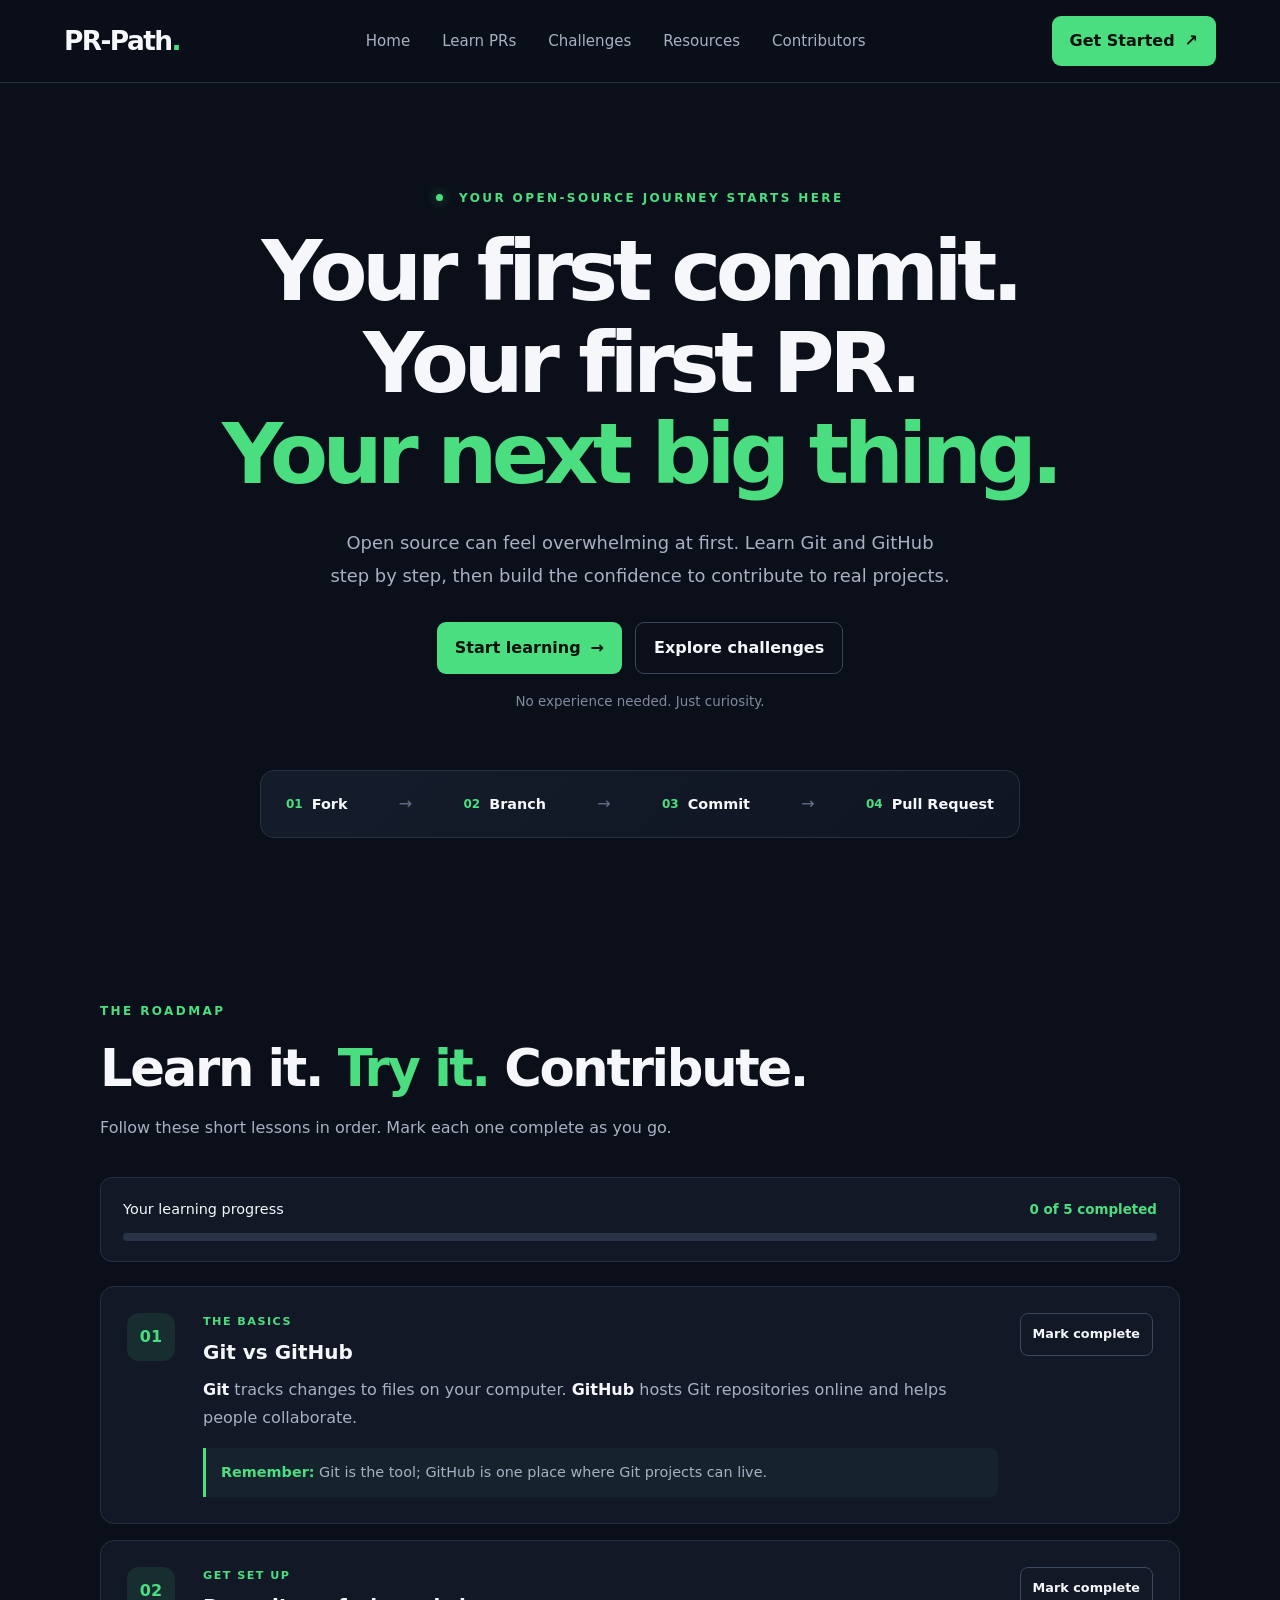
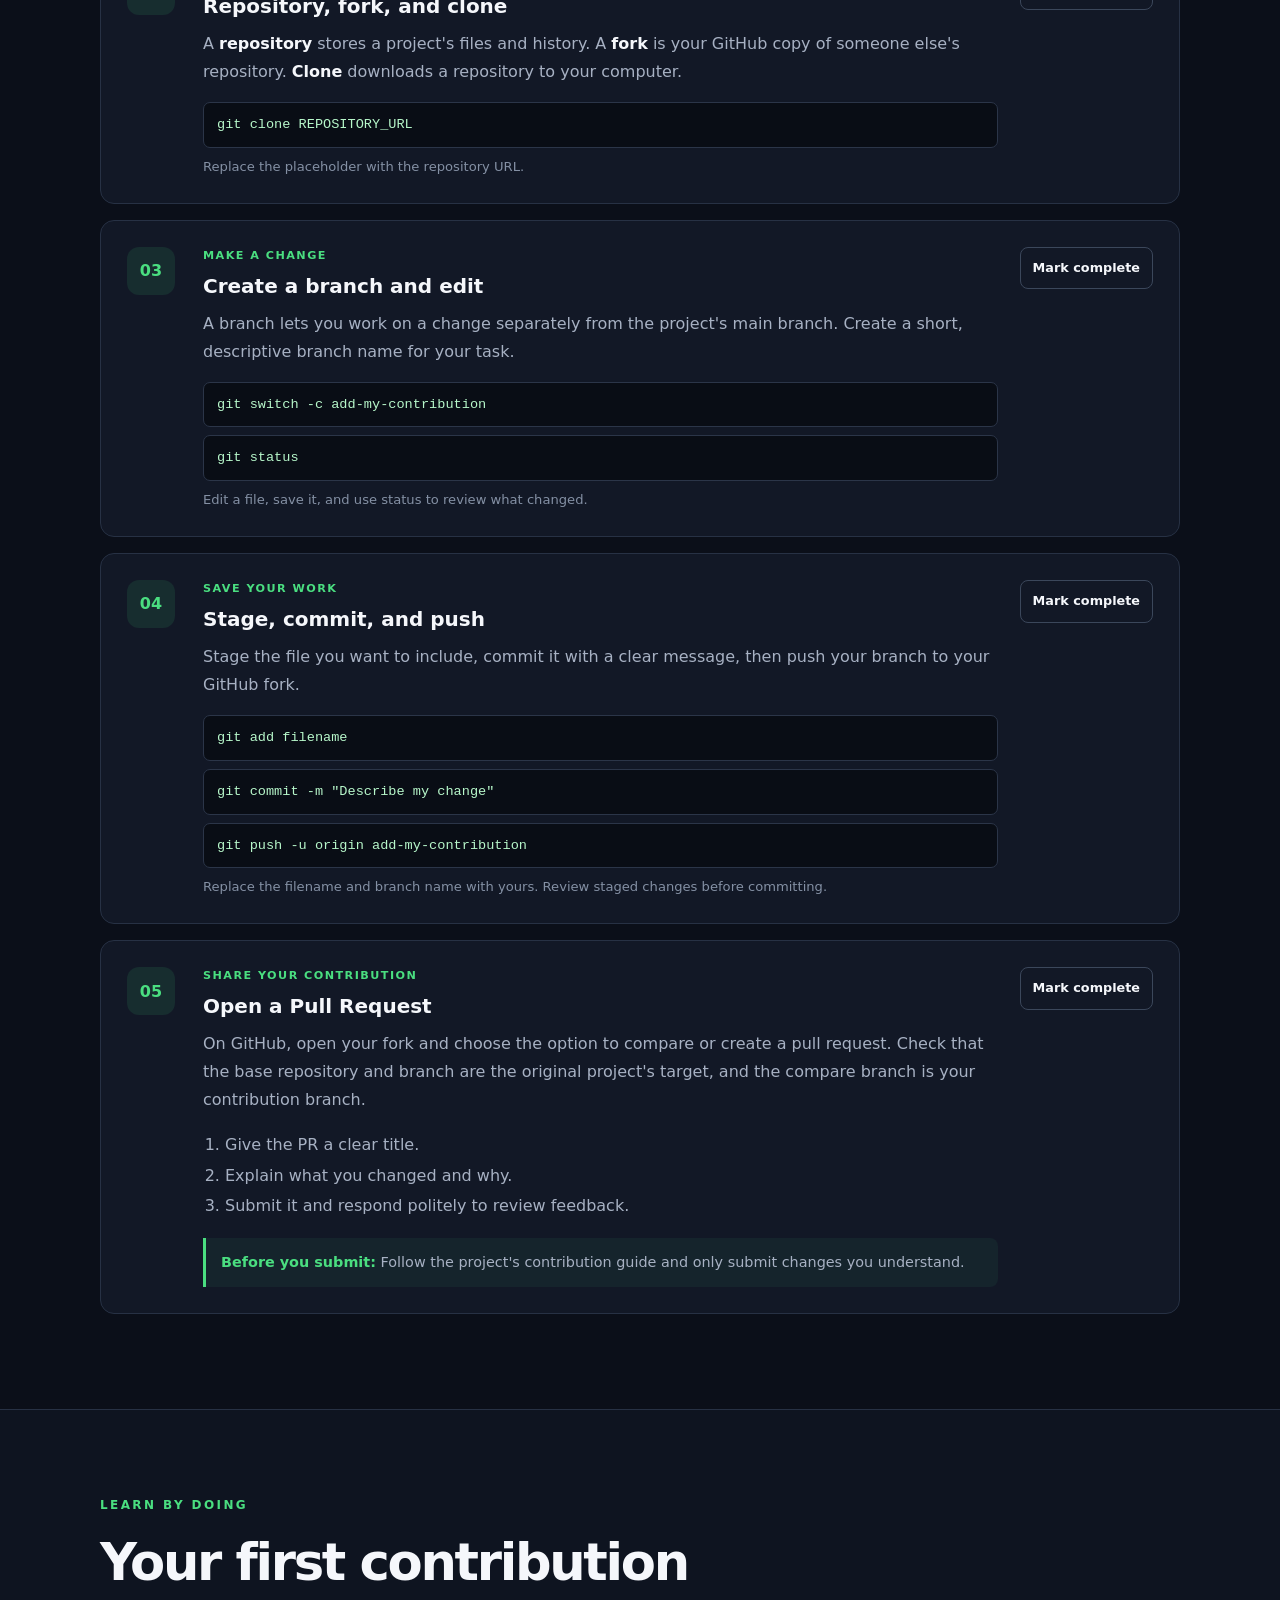
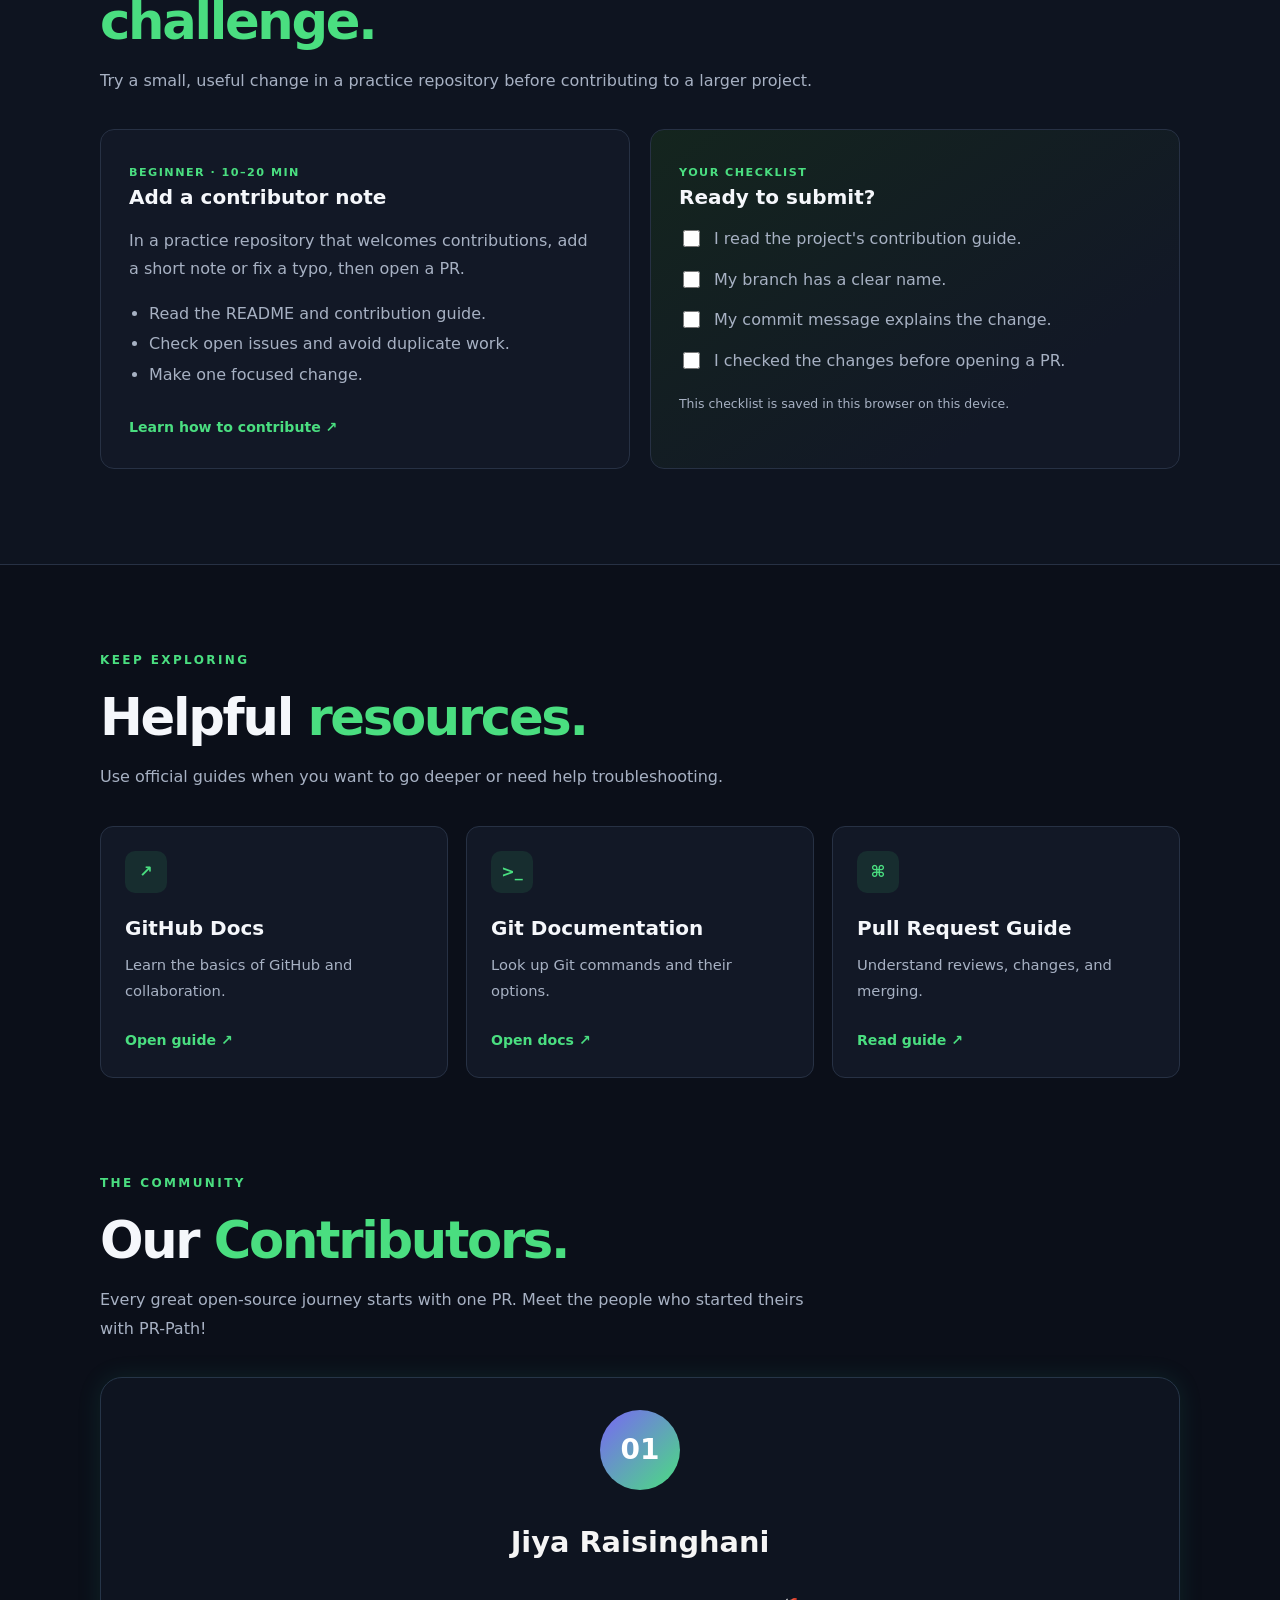
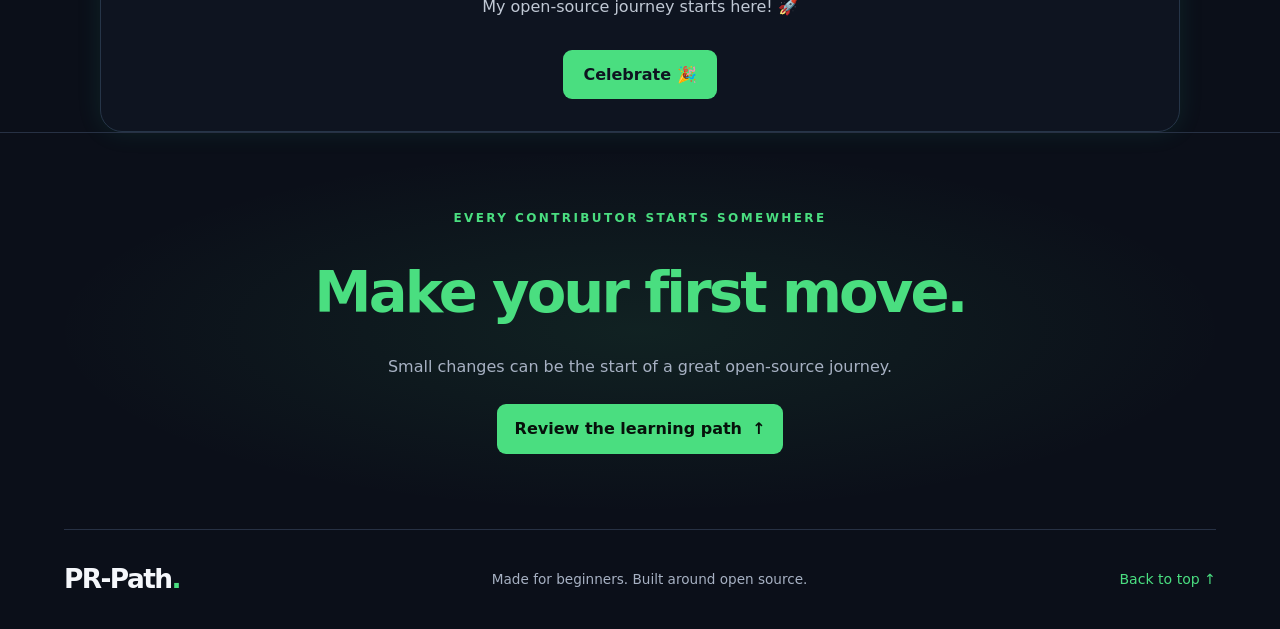
<file: index.html>
<!DOCTYPE html>
<html lang="en">
<head>
    <meta charset="UTF-8">
    <meta name="viewport" content="width=device-width, initial-scale=1.0">
    <meta name="description" content="PR-Path helps beginners learn Git, GitHub, and make their first pull request.">
    <title>PR-Path | Your Path to Open Source</title>
    <link rel="stylesheet" href="style.css">
    <script src="script.js" defer></script>
</head>
<body>
    <header class="site-header" id="home">
        <nav class="navbar" aria-label="Main navigation">
            <a href="#home" class="logo">PR-Path<span>.</span></a>

            <button class="menu-toggle" id="menu-toggle" aria-label="Toggle navigation" aria-expanded="false" aria-controls="nav-links" type="button">
                <span></span><span></span><span></span>
            </button>

            <div class="nav-links" id="nav-links">
                <a href="#home">Home</a>
                <a href="#learn">Learn PRs</a>
                <a href="#challenges">Challenges</a>
                <a href="#resources">Resources</a>
                <a href="#contributors">Contributors</a>
            </div>

            <a href="#learn" class="nav-button">Get Started <span aria-hidden="true">↗</span></a>
        </nav>
    </header>

    <main>
        <section class="hero section-wrap">
            <p class="eyebrow"><span class="status-dot"></span> YOUR OPEN-SOURCE JOURNEY STARTS HERE</p>
            <h1>Your first commit.<br>Your first PR.<br><span>Your next big thing.</span></h1>
            <p class="hero-copy">Open source can feel overwhelming at first. Learn Git and GitHub step by step, then build the confidence to contribute to real projects.</p>
            <div class="hero-actions">
                <a href="#learn" class="button button-primary">Start learning <span aria-hidden="true">→</span></a>
                <a href="#challenges" class="button button-secondary">Explore challenges</a>
            </div>
            <p class="hero-note">No experience needed. Just curiosity.</p>

            <div class="journey-strip" aria-label="Pull request workflow">
                <div><span class="workflow-number">01</span><strong>Fork</strong></div>
                <span class="workflow-arrow" aria-hidden="true">→</span>
                <div><span class="workflow-number">02</span><strong>Branch</strong></div>
                <span class="workflow-arrow" aria-hidden="true">→</span>
                <div><span class="workflow-number">03</span><strong>Commit</strong></div>
                <span class="workflow-arrow" aria-hidden="true">→</span>
                <div><span class="workflow-number">04</span><strong>Pull Request</strong></div>
            </div>
        </section>

        <section class="section-wrap learning-section" id="learn">
            <div class="section-heading">
                <p class="eyebrow">THE ROADMAP</p>
                <h2>Learn it. <span>Try it.</span> Contribute.</h2>
                <p>Follow these short lessons in order. Mark each one complete as you go.</p>
            </div>

            <div class="progress-panel">
                <div class="progress-topline">
                    <span>Your learning progress</span>
                    <strong id="progress-label">0 of 5 completed</strong>
                </div>
                <div class="progress-track" id="progress-bar" role="progressbar" aria-label="Learning progress" aria-valuemin="0" aria-valuemax="5" aria-valuenow="0">
                    <div class="progress-fill" id="progress-fill"></div>
                </div>
            </div>

            <div class="lesson-list">
                <article class="lesson-card" data-lesson="0">
                    <div class="lesson-index">01</div>
                    <div class="lesson-content">
                        <p class="card-kicker">THE BASICS</p>
                        <h3>Git vs GitHub</h3>
                        <p><strong>Git</strong> tracks changes to files on your computer. <strong>GitHub</strong> hosts Git repositories online and helps people collaborate.</p>
                        <div class="tip-box"><strong>Remember:</strong> Git is the tool; GitHub is one place where Git projects can live.</div>
                    </div>
                    <button class="complete-button" type="button">Mark complete</button>
                </article>

                <article class="lesson-card" data-lesson="1">
                    <div class="lesson-index">02</div>
                    <div class="lesson-content">
                        <p class="card-kicker">GET SET UP</p>
                        <h3>Repository, fork, and clone</h3>
                        <p>A <strong>repository</strong> stores a project's files and history. A <strong>fork</strong> is your GitHub copy of someone else's repository. <strong>Clone</strong> downloads a repository to your computer.</p>
                        <div class="command-list">
                            <code>git clone REPOSITORY_URL</code>
                            <span>Replace the placeholder with the repository URL.</span>
                        </div>
                    </div>
                    <button class="complete-button" type="button">Mark complete</button>
                </article>

                <article class="lesson-card" data-lesson="2">
                    <div class="lesson-index">03</div>
                    <div class="lesson-content">
                        <p class="card-kicker">MAKE A CHANGE</p>
                        <h3>Create a branch and edit</h3>
                        <p>A branch lets you work on a change separately from the project's main branch. Create a short, descriptive branch name for your task.</p>
                        <div class="command-list">
                            <code>git switch -c add-my-contribution</code>
                            <code>git status</code>
                            <span>Edit a file, save it, and use status to review what changed.</span>
                        </div>
                    </div>
                    <button class="complete-button" type="button">Mark complete</button>
                </article>

                <article class="lesson-card" data-lesson="3">
                    <div class="lesson-index">04</div>
                    <div class="lesson-content">
                        <p class="card-kicker">SAVE YOUR WORK</p>
                        <h3>Stage, commit, and push</h3>
                        <p>Stage the file you want to include, commit it with a clear message, then push your branch to your GitHub fork.</p>
                        <div class="command-list">
                            <code>git add filename</code>
                            <code>git commit -m "Describe my change"</code>
                            <code>git push -u origin add-my-contribution</code>
                            <span>Replace the filename and branch name with yours. Review staged changes before committing.</span>
                        </div>
                    </div>
                    <button class="complete-button" type="button">Mark complete</button>
                </article>

                <article class="lesson-card" data-lesson="4">
                    <div class="lesson-index">05</div>
                    <div class="lesson-content">
                        <p class="card-kicker">SHARE YOUR CONTRIBUTION</p>
                        <h3>Open a Pull Request</h3>
                        <p>On GitHub, open your fork and choose the option to compare or create a pull request. Check that the base repository and branch are the original project's target, and the compare branch is your contribution branch.</p>
                        <ol class="mini-steps">
                            <li>Give the PR a clear title.</li>
                            <li>Explain what you changed and why.</li>
                            <li>Submit it and respond politely to review feedback.</li>
                        </ol>
                        <div class="tip-box"><strong>Before you submit:</strong> Follow the project's contribution guide and only submit changes you understand.</div>
                    </div>
                    <button class="complete-button" type="button">Mark complete</button>
                </article>
            </div>
        </section>

        <section class="challenge-section" id="challenges">
            <div class="section-wrap">
                <div class="section-heading">
                    <p class="eyebrow">LEARN BY DOING</p>
                    <h2>Your first contribution <span>challenge.</span></h2>
                    <p>Try a small, useful change in a practice repository before contributing to a larger project.</p>
                </div>

                <div class="challenge-grid">
                    <article class="challenge-card">
                        <span class="challenge-tag">BEGINNER · 10–20 MIN</span>
                        <h3>Add a contributor note</h3>
                        <p>In a practice repository that welcomes contributions, add a short note or fix a typo, then open a PR.</p>
                        <ul>
                            <li>Read the README and contribution guide.</li>
                            <li>Check open issues and avoid duplicate work.</li>
                            <li>Make one focused change.</li>
                        </ul>
                        <a class="text-link" href="https://docs.github.com/en/get-started/exploring-projects-on-github/contributing-to-a-project" target="_blank" rel="noopener noreferrer">Learn how to contribute ↗</a>
                    </article>

                    <article class="challenge-card challenge-card-accent">
                        <span class="challenge-tag">YOUR CHECKLIST</span>
                        <h3>Ready to submit?</h3>
                        <label class="check-row"><input type="checkbox"> I read the project's contribution guide.</label>
                        <label class="check-row"><input type="checkbox"> My branch has a clear name.</label>
                        <label class="check-row"><input type="checkbox"> My commit message explains the change.</label>
                        <label class="check-row"><input type="checkbox"> I checked the changes before opening a PR.</label>
                        <p class="checklist-note">This checklist is saved in this browser on this device.</p>
                    </article>
                </div>
            </div>
        </section>

        <section class="section-wrap resources-section" id="resources">
            <div class="section-heading">
                <p class="eyebrow">KEEP EXPLORING</p>
                <h2>Helpful <span>resources.</span></h2>
                <p>Use official guides when you want to go deeper or need help troubleshooting.</p>
            </div>

            <div class="resource-grid">
                <a class="resource-card" href="https://docs.github.com/en/get-started/start-your-journey" target="_blank" rel="noopener noreferrer">
                    <span class="resource-icon">↗</span>
                    <h3>GitHub Docs</h3>
                    <p>Learn the basics of GitHub and collaboration.</p>
                    <span class="text-link">Open guide ↗</span>
                </a>
                <a class="resource-card" href="https://git-scm.com/docs" target="_blank" rel="noopener noreferrer">
                    <span class="resource-icon">&gt;_</span>
                    <h3>Git Documentation</h3>
                    <p>Look up Git commands and their options.</p>
                    <span class="text-link">Open docs ↗</span>
                </a>
                <a class="resource-card" href="https://docs.github.com/en/pull-requests/collaborating-with-pull-requests" target="_blank" rel="noopener noreferrer">
                    <span class="resource-icon">⌘</span>
                    <h3>Pull Request Guide</h3>
                    <p>Understand reviews, changes, and merging.</p>
                    <span class="text-link">Read guide ↗</span>
                </a>
            </div>
        </section>

        <section class="contributors-section" id="contributors">
            <div class="section-wrap">
                <div class="section-heading">
                    <p class="eyebrow">THE COMMUNITY</p>
                    <h2>Our <span>Contributors.</span></h2>
                    <p>Every great open-source journey starts with one PR. Meet the people who started theirs with PR-Path!</p>
                </div>
                <div class="contributors-grid" id="contributors-grid" aria-live="polite"></div>
            </div>
        </section>

        <section class="final-cta">
            <div class="section-wrap final-cta-inner">
                <p class="eyebrow">EVERY CONTRIBUTOR STARTS SOMEWHERE</p>
                <h2>Make your first move.</h2>
                <p>Small changes can be the start of a great open-source journey.</p>
                <a href="#learn" class="button button-primary">Review the learning path <span aria-hidden="true">↑</span></a>
            </div>
        </section>
    </main>

    <footer class="site-footer">
        <a href="#home" class="logo">PR-Path<span>.</span></a>
        <p>Made for beginners. Built around open source.</p>
        <a href="#home" class="back-to-top">Back to top ↑</a>
    </footer>
</body>
</html>
</file>
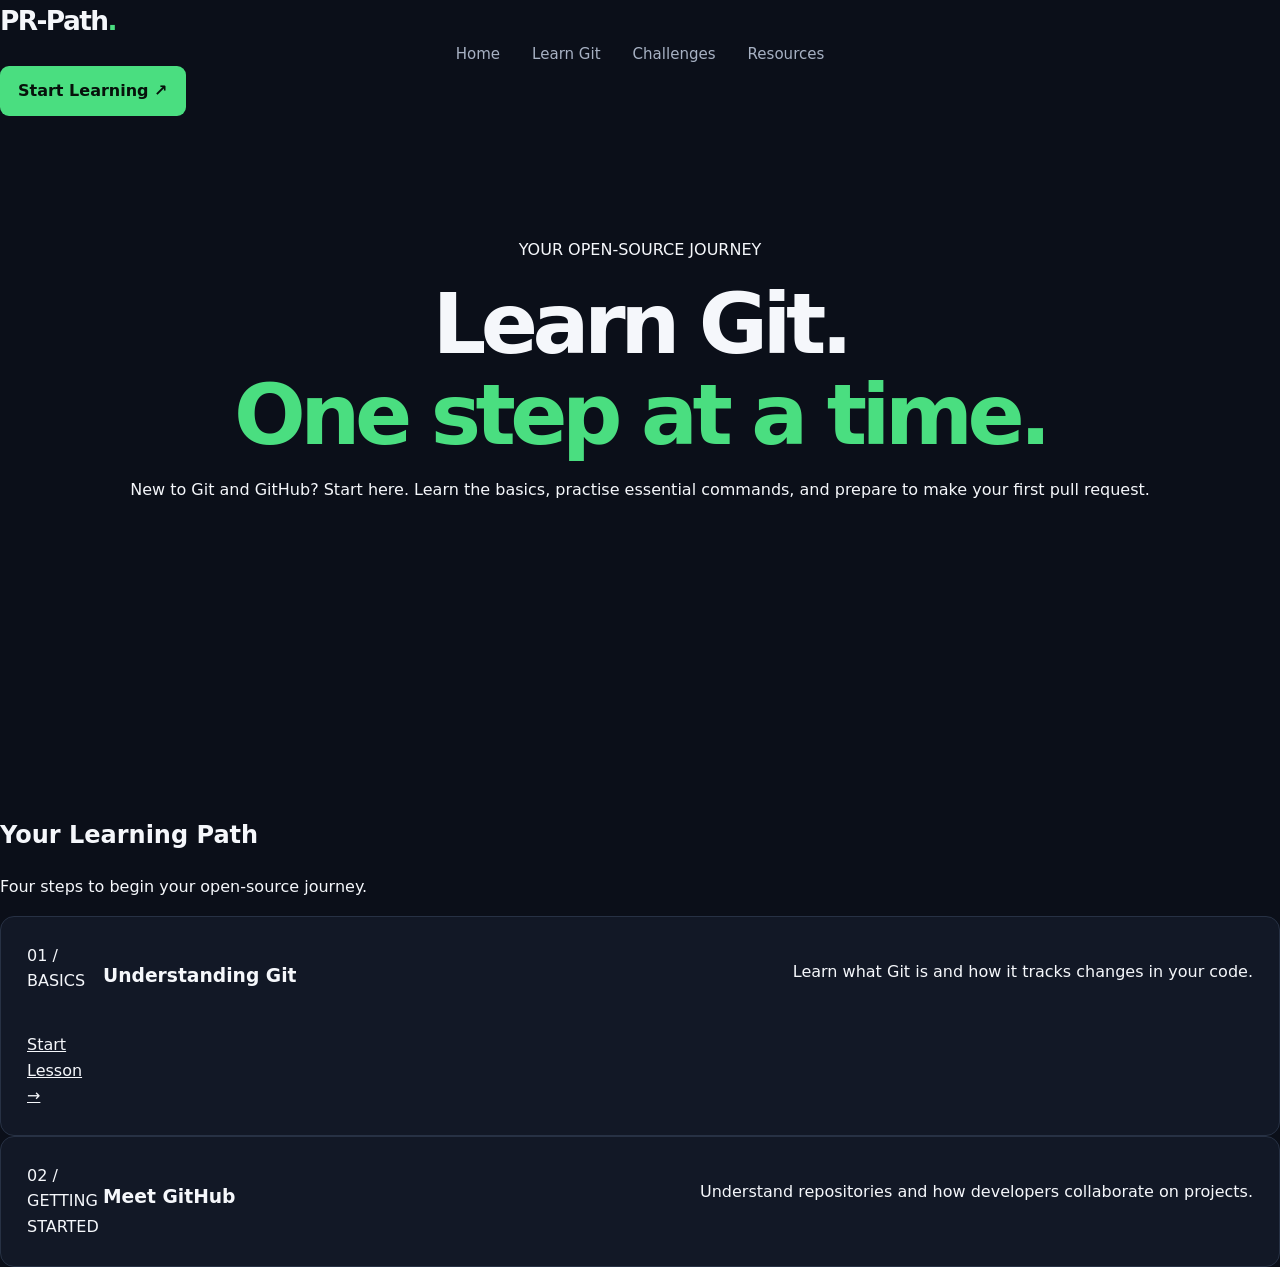
<file: pages/learn.html>
<!DOCTYPE html>
<html lang="en">
<head>
    <meta charset="UTF-8">
    <meta name="viewport" content="width=device-width, initial-scale=1.0">

    <title>Learn Git | PR-Path</title>

    <link rel="stylesheet" href="../style.css">
</head>

<body>

    <!-- Navigation Bar -->
    <header>
        <nav>
            <a href="../index.html" class="logo">
                PR-Path<span>.</span>
            </a>

            <div class="nav-links">
                <a href="../index.html">Home</a>
                <a href="learn.html">Learn Git</a>
                <a href="challenges.html">Challenges</a>
                <a href="resources.html">Resources</a>
            </div>

            <a href="#lessons" class="nav-button">Start Learning ↗</a>
        </nav>
    </header>

    <!-- Main Content -->
    <main>

        <!-- Hero Section -->
        <section class="hero">

            <p class="tagline">YOUR OPEN-SOURCE JOURNEY</p>

            <h1>
                Learn Git.<br>
                <span>One step at a time.</span>
            </h1>

            <p class="hero-description">
                New to Git and GitHub? Start here.
                Learn the basics, practise essential commands,
                and prepare to make your first pull request.
            </p>

        </section>

        <!-- Learning Cards -->
        <section class="lessons" id="lessons">

            <h2>Your Learning Path</h2>

            <p class="section-description">
                Four steps to begin your open-source journey.
            </p>

            <div class="lesson-grid">

                <article class="lesson-card">
                    <span class="lesson-number">01 / BASICS</span>

                    <h3>Understanding Git</h3>

                    <p>
                        Learn what Git is and how it tracks
                        changes in your code.
                    </p>

                    <a href="#git">Start Lesson →</a>
                </article>

                <article class="lesson-card">
                    <span class="lesson-number">02 / GETTING STARTED</span>

                    <h3>Meet GitHub</h3>

                    <p>
                        Understand repositories and how developers
                        collaborate on projects.
                    </p>

                    <a
</file>
<file: style.css>
/* PR-Path — single-page learning website */
:root {

    --bg: #0b0f19;

    --panel: #121826;

    --panel-soft: #151d2c;

    --border: #273144;

    --text: #f5f7fb;

    --muted: #a7b1c3;

    --green: #4ade80;

    --green-dark: #22c55e;

}



* {

    box-sizing: border-box;

}



html {

    scroll-behavior: smooth;

    scroll-padding-top: 90px;

}



body {

    margin: 0;

    background: var(--bg);

    color: var(--text);

    font-family: Inter, ui-sans-serif, system-ui, -apple-system, BlinkMacSystemFont, "Segoe UI", sans-serif;

    line-height: 1.6;

    overflow-x: hidden;

}



a {

    color: inherit;

}



button,

input {

    font: inherit;

}



.site-header {

    position: sticky;

    top: 0;

    z-index: 20;

    background: rgba(11, 15, 25, 0.94);

    backdrop-filter: blur(14px);

    border-bottom: 1px solid var(--border);

}



.navbar {

    width: min(1180px, 90%);

    min-height: 82px;

    margin: 0 auto;

    display: flex;

    align-items: center;

    justify-content: space-between;

    gap: 28px;

}



.logo {

    flex-shrink: 0;

    color: var(--text);

    text-decoration: none;

    font-size: 1.65rem;

    font-weight: 800;

    letter-spacing: -0.06em;

    white-space: nowrap;

}



.logo span,

.hero h1 span,

.section-heading h2 span,

.final-cta h2 {

    color: var(--green);

}



.nav-links {

    display: flex;

    align-items: center;

    justify-content: center;

    gap: clamp(16px, 2.5vw, 34px);

}



.nav-links a {

    color: var(--muted);

    text-decoration: none;

    font-size: 0.94rem;

    transition: color 0.2s ease;

}



.nav-links a:hover,

.nav-links a:focus-visible {

    color: var(--green);

}



.nav-button,

.button {

    display: inline-flex;

    align-items: center;

    justify-content: center;

    gap: 10px;

    min-height: 46px;

    padding: 12px 18px;

    border-radius: 9px;

    font-weight: 750;

    text-decoration: none;

    transition: transform 0.2s ease, background 0.2s ease, border-color 0.2s ease;

}



.nav-button {

    flex-shrink: 0;

    background: var(--green);

    color: #07110b;

}



.nav-button:hover,

.button-primary:hover {

    background: var(--green-dark);

    transform: translateY(-2px);

}



.menu-toggle {

    display: none;

    border: 1px solid var(--border);

    border-radius: 8px;

    background: var(--panel);

    padding: 9px;

    cursor: pointer;

}



.menu-toggle span {

    display: block;

    width: 21px;

    height: 2px;

    margin: 4px 0;

    background: var(--text);

}



.section-wrap {

    width: min(1080px, 88%);

    margin: 0 auto;

}



.hero {

    min-height: 680px;

    padding: 105px 0 78px;

    display: flex;

    flex-direction: column;

    align-items: center;

    text-align: center;

}



.eyebrow {

    margin: 0 0 18px;

    color: var(--green);

    font-size: 0.75rem;

    font-weight: 800;

    letter-spacing: 0.2em;

    line-height: 1.7;

}



.status-dot {

    display: inline-block;

    width: 7px;

    height: 7px;

    margin: 0 9px 1px 0;

    border-radius: 50%;

    background: var(--green);

    box-shadow: 0 0 12px rgba(74, 222, 128, 0.6);

}



.hero h1 {

    max-width: 900px;

    margin: 0;

    font-size: clamp(2.7rem, 6.6vw, 5.4rem);

    font-weight: 850;

    letter-spacing: -0.065em;

    line-height: 1.08;

    overflow-wrap: break-word;

}



.hero-copy {

    max-width: 620px;

    margin: 26px 0 0;

    color: var(--muted);

    font-size: clamp(1rem, 2vw, 1.12rem);

    line-height: 1.85;

}



.hero-actions {

    display: flex;

    justify-content: center;

    flex-wrap: wrap;

    gap: 13px;

    margin-top: 30px;

}



.button-primary {

    background: var(--green);

    color: #07110b;

}



.button-secondary {

    border: 1px solid #3a4558;

    color: var(--text);

}



.button-secondary:hover {

    border-color: var(--green);

    color: var(--green);

    transform: translateY(-2px);

}



.hero-note {

    margin: 17px 0 0;

    color: #7f8ba0;

    font-size: 0.84rem;

}



.journey-strip {

    width: min(760px, 100%);

    display: flex;

    align-items: center;

    justify-content: space-between;

    gap: 12px;

    margin-top: 58px;

    padding: 20px 25px;

    border: 1px solid var(--border);

    border-radius: 14px;

    background: linear-gradient(135deg, rgba(21, 29, 44, 0.9), rgba(18, 24, 38, 0.7));

}



.journey-strip > div {

    display: flex;

    align-items: center;

    gap: 9px;

    font-size: 0.9rem;

}



.workflow-number {

    color: var(--green);

    font-size: 0.75rem;

    font-weight: 800;

}



.workflow-arrow {

    color: #657187;

}



.learning-section,

.resources-section {

    padding-top: 85px;

    padding-bottom: 95px;

    scroll-margin-top: 95px;

}



.section-heading {

    max-width: 720px;

    margin-bottom: 34px;

}



.section-heading h2 {

    margin: 0;

    font-size: clamp(2rem, 4.4vw, 3.2rem);

    letter-spacing: -0.045em;

    line-height: 1.15;

}



.section-heading > p:last-child {

    margin: 16px 0 0;

    color: var(--muted);

    line-height: 1.8;

}



.progress-panel {

    padding: 20px 22px;

    margin-bottom: 24px;

    background: var(--panel);

    border: 1px solid var(--border);

    border-radius: 12px;

}



.progress-topline {

    display: flex;

    justify-content: space-between;

    align-items: center;

    gap: 15px;

    margin-bottom: 12px;

    font-size: 0.9rem;

}



.progress-topline strong {

    color: var(--green);

    font-size: 0.84rem;

}



.progress-track {

    height: 8px;

    overflow: hidden;

    border-radius: 20px;

    background: #293247;

}



.progress-fill {

    width: 0;

    height: 100%;

    border-radius: inherit;

    background: var(--green);

    transition: width 0.3s ease;

}



.lesson-list {

    display: grid;

    gap: 16px;

}



.lesson-card {

    display: grid;

    grid-template-columns: 54px minmax(0, 1fr) auto;

    align-items: start;

    gap: 22px;

    padding: 26px;

    border: 1px solid var(--border);

    border-radius: 14px;

    background: var(--panel);

    transition: border-color 0.2s ease, transform 0.2s ease;

}



.lesson-card:hover {

    border-color: #3d5a4b;

    transform: translateY(-2px);

}



.lesson-card.is-complete {

    border-color: rgba(74, 222, 128, 0.65);

}



.lesson-index {

    display: grid;

    place-items: center;

    width: 48px;

    height: 48px;

    border-radius: 12px;

    background: rgba(74, 222, 128, 0.1);

    color: var(--green);

    font-weight: 850;

}



.card-kicker,

.challenge-tag {

    margin: 0 0 8px;

    color: var(--green);

    font-size: 0.7rem;

    font-weight: 800;

    letter-spacing: 0.13em;

}



.lesson-content h3,

.challenge-card h3,

.resource-card h3 {

    margin: 0 0 10px;

    font-size: 1.25rem;

    line-height: 1.35;

}



.lesson-content > p:not(.card-kicker),

.challenge-card p,

.resource-card p {

    color: var(--muted);

    line-height: 1.75;

}



.lesson-content > p:not(.card-kicker) {

    margin: 0 0 16px;

}



.lesson-content strong {

    color: var(--text);

}



.tip-box {

    margin-top: 14px;

    padding: 13px 15px;

    border-left: 3px solid var(--green);

    border-radius: 0 8px 8px 0;

    background: rgba(74, 222, 128, 0.06);

    color: var(--muted);

    font-size: 0.9rem;

}



.tip-box strong {

    color: var(--green);

}



.command-list {

    display: grid;

    gap: 8px;

    margin-top: 14px;

}



.command-list code {

    display: block;

    max-width: 100%;

    padding: 11px 13px;

    overflow-wrap: anywhere;

    border: 1px solid #2b3548;

    border-radius: 7px;

    background: #090d15;

    color: #b7f7ca;

    font-size: 0.85rem;

}



.command-list span {

    color: #8490a4;

    font-size: 0.82rem;

}



.mini-steps {

    padding-left: 22px;

    color: var(--muted);

    line-height: 1.9;

}



.complete-button {

    min-width: 125px;

    padding: 10px 12px;

    border: 1px solid #3b475b;

    border-radius: 8px;

    background: transparent;

    color: var(--text);

    font-size: 0.8rem;

    font-weight: 750;

    cursor: pointer;

    transition: all 0.2s ease;

}



.complete-button:hover {

    border-color: var(--green);

    color: var(--green);

}



.lesson-card.is-complete .complete-button {

    border-color: var(--green);

    background: rgba(74, 222, 128, 0.1);

    color: var(--green);

}



.challenge-section {

    padding: 85px 0 95px;

    border-top: 1px solid var(--border);

    border-bottom: 1px solid var(--border);

    background: #0e1420;

    scroll-margin-top: 95px;

}



.challenge-grid {

    display: grid;

    grid-template-columns: repeat(2, minmax(0, 1fr));

    gap: 20px;

}



.challenge-card {

    padding: 28px;

    border: 1px solid var(--border);

    border-radius: 14px;

    background: var(--panel);

}



.challenge-card ul {

    padding-left: 20px;

    color: var(--muted);

    line-height: 1.9;

}



.challenge-card-accent {

    background: linear-gradient(145deg, #14251e, #121826 75%);

}



.text-link {

    display: inline-block;

    margin-top: 10px;

    color: var(--green);

    font-size: 0.88rem;

    font-weight: 750;

    text-decoration: none;

}



.text-link:hover {

    text-decoration: underline;

}



.check-row {

    display: flex;

    align-items: flex-start;

    gap: 11px;

    margin: 15px 0;

    color: var(--muted);

    cursor: pointer;

}



.check-row input {

    width: 17px;

    height: 17px;

    margin-top: 4px;

    accent-color: var(--green);

    flex-shrink: 0;

}



.check-row:has(input:checked) {

    color: var(--text);

}



.checklist-note {

    margin-top: 20px;

    font-size: 0.78rem;

}



.resource-grid {

    display: grid;

    grid-template-columns: repeat(3, minmax(0, 1fr));

    gap: 18px;

}



.resource-card {

    display: block;

    padding: 24px;

    border: 1px solid var(--border);

    border-radius: 13px;

    background: var(--panel);

    text-decoration: none;

    transition: border-color 0.2s ease, transform 0.2s ease;

}



.resource-card:hover {

    border-color: var(--green);

    transform: translateY(-3px);

}



.resource-icon {

    display: grid;

    place-items: center;

    width: 42px;

    height: 42px;

    margin-bottom: 22px;

    border-radius: 10px;

    background: rgba(74, 222, 128, 0.1);

    color: var(--green);

    font-weight: 850;

}



.resource-card p {

    min-height: 55px;

    margin: 0 0 12px;

    font-size: 0.92rem;

}



.final-cta {

    padding: 75px 0;

    border-top: 1px solid var(--border);

    background: radial-gradient(ellipse at center, rgba(74, 222, 128, 0.09), transparent 65%);

    text-align: center;

}



.final-cta-inner {

    display: flex;

    flex-direction: column;

    align-items: center;

}



.final-cta h2 {

    margin: 0;

    font-size: clamp(2.2rem, 5vw, 3.6rem);

    letter-spacing: -0.05em;

}



.final-cta-inner > p:not(.eyebrow) {

    color: var(--muted);

    margin: 15px 0 25px;

}



.site-footer {

    width: min(1180px, 90%);

    min-height: 100px;

    margin: 0 auto;

    display: flex;

    align-items: center;

    justify-content: space-between;

    gap: 20px;

    border-top: 1px solid var(--border);

}



.site-footer p {

    color: var(--muted);

    font-size: 0.85rem;

}



.back-to-top {

    color: var(--green);

    font-size: 0.88rem;

    text-decoration: none;

}



:focus-visible {

    outline: 2px solid var(--green);

    outline-offset: 4px;

}



@media (max-width: 850px) {

    .navbar {

        gap: 16px;

    }



    .nav-links {

        gap: 14px;

    }



    .nav-links a {

        font-size: 0.84rem;

    }



    .nav-button {

        padding: 10px 12px;

        font-size: 0.82rem;

    }



    .lesson-card {

        grid-template-columns: 44px minmax(0, 1fr);

        gap: 16px;

    }



    .lesson-index {

        width: 42px;

        height: 42px;

    }



    .complete-button {

        grid-column: 2;

        justify-self: start;

    }



    .resource-grid {

        grid-template-columns: 1fr;

    }



    .resource-card p {

        min-height: 0;

    }

}



@media (max-width: 650px) {

    html {

        scroll-padding-top: 75px;

    }



    .navbar {

        position: relative;

        min-height: 72px;

        flex-wrap: wrap;

        justify-content: space-between;

        padding: 12px 0;

    }



    .logo {

        font-size: 1.45rem;

    }



    .menu-toggle {

        display: block;

        margin-left: auto;

    }



    .nav-button {

        display: none;

    }



    .nav-links {

        display: none;

        width: 100%;

        flex-direction: column;

        align-items: stretch;

        gap: 0;

        padding: 8px 0;

    }



    .nav-links.open {

        display: flex;

    }



    .nav-links a {

        padding: 11px 5px;

        font-size: 0.95rem;

    }



    .hero {

        min-height: auto;

        padding: 80px 0 65px;

    }



    .eyebrow {

        font-size: 0.65rem;

        letter-spacing: 0.14em;

    }



    .hero h1 {

        font-size: clamp(2.55rem, 11vw, 4rem);

    }



    .hero-copy {

        font-size: 1rem;

    }



    .journey-strip {

        display: grid;

        grid-template-columns: 1fr 1fr;

        justify-content: stretch;

        gap: 16px;

        margin-top: 40px;

        padding: 18px;

    }



    .workflow-arrow {

        display: none;

    }



    .learning-section,

    .resources-section {

        padding-top: 65px;

        padding-bottom: 70px;

    }



    .section-heading h2 {

        font-size: clamp(1.9rem, 8vw, 2.7rem);

    }



    .progress-panel {

        padding: 16px;

    }



    .progress-topline {

        align-items: flex-start;

        font-size: 0.82rem;

    }



    .lesson-card {

        padding: 19px;

        grid-template-columns: 38px minmax(0, 1fr);

        gap: 12px;

    }



    .lesson-index {

        width: 36px;

        height: 36px;

        font-size: 0.8rem;

    }



    .lesson-content h3 {

        font-size: 1.1rem;

    }



    .challenge-section {

        padding: 65px 0 70px;

    }



    .challenge-grid {

        grid-template-columns: 1fr;

    }



    .challenge-card {

        padding: 22px;

    }



    .site-footer {

        padding: 25px 0;

        flex-wrap: wrap;

        justify-content: center;

        text-align: center;

    }



    .site-footer p {

        width: 100%;

        order: 3;

        margin: 0;

    }

}



@media (prefers-reduced-motion: reduce) {

    *,

    *::before,

    *::after {

        scroll-behavior: auto !important;

        transition-duration: 0.01ms !important;

    }

}

/* Contributors Wall */
.contributor-card {
    background: #0e1420;
    color: #f5f5f5;
    border: 1px solid #263548;
    border-radius: 22px;
    padding: 32px 28px;
    box-shadow: 0 0 25px rgba(40, 185, 139, 0.12);
    transition: transform 0.3s ease, box-shadow 0.3s ease;
}

.contributor-card:hover {
    transform: translateY(-5px);
    border-color: var(--green);
    box-shadow: 0 0 30px rgba(40, 185, 139, 0.2);
}

.contributor-card h3 {
    text-align: center;
    font-size: 1.8em;
    color: #f5f5f5;
}

.contributor-message {
    color: #c0c8d4;
    text-align: center;
    margin: 18px 0 30px;
    line-height: 1.6;
}

.contributor-github {
    display: block;
    width: fit-content;
    margin: 0 auto 16px;
    text-align: center;
}

.contributor-github:hover {
    text-align: center;
    opacity: 0.8;
}

.celebrate-button {
    display: block;
    width: fit-content;
    padding: 12px 20px;
    border: none;
    border-radius: 9px;
    background: var(--green);
    color: #0e1420;
    font-weight: 700;
    cursor: pointer;
    display: block;
    margin: 0 auto;
    
}
.contributor-card {
    transition: filter 0.3s ease, transform 0.3s ease;
}
.celebrate-button:hover {
    filter: brightness(1.1);
    transform: translateY(-2px);
}

.contributor-number {
    background: linear-gradient(135deg, #7966f5, var(--green));
    color: #ffffff;
    border-radius: 50%;
    width: 80px;
    height: 80px;
    display: flex;
    align-items: center;
    justify-content: center;
    margin: 0 auto 12px;
    font-size: 28px;
    font-weight: 700;
}

@media (max-width: 900px) {

    .contributors-grid {

        grid-template-columns: repeat(2, minmax(0, 1fr));

    }

}



@media (max-width: 500px) {

    .contributors-grid {

        grid-template-columns: 1fr;

    }

}
</file>
